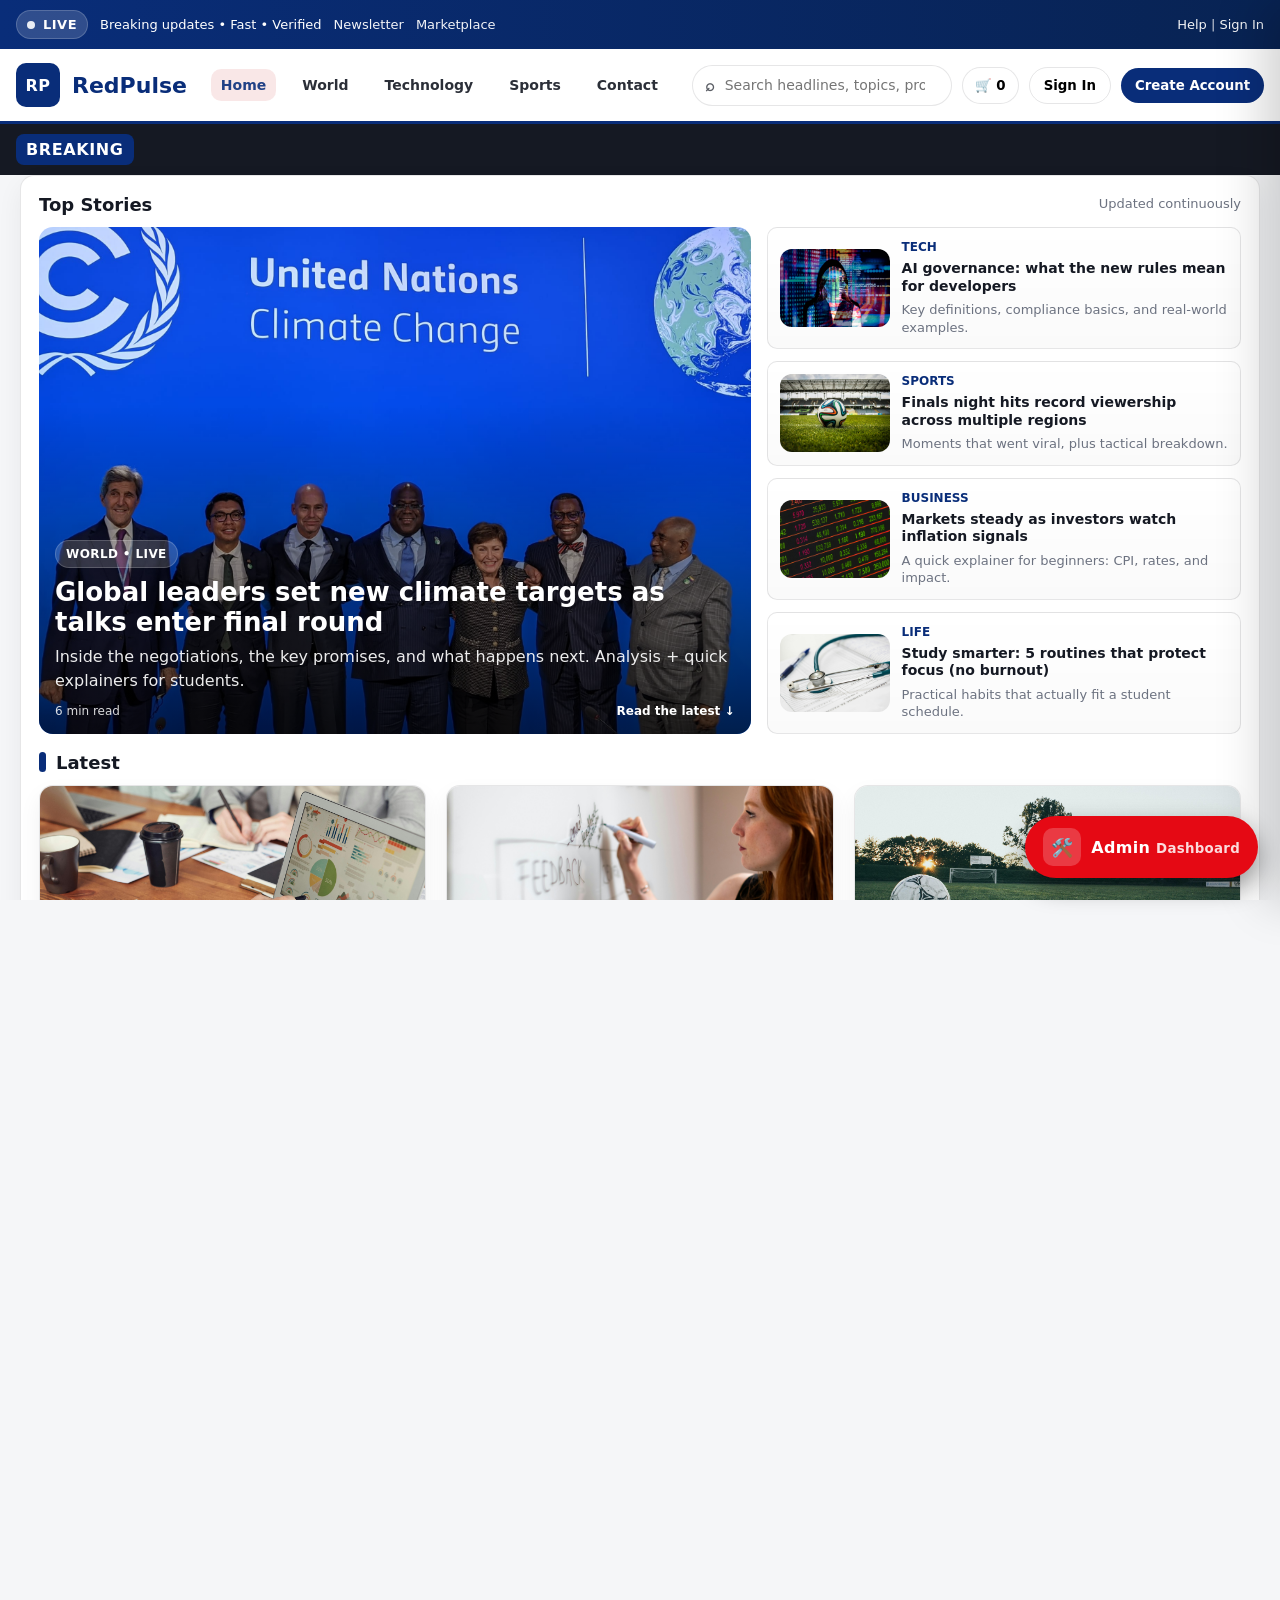
<file: index.html>
<!DOCTYPE html>
<html lang="en">
<head>
  <meta charset="UTF-8" />
  <meta name="viewport" content="width=device-width, initial-scale=1.0"/>
  <title>RedPulse | Headlines + Marketplace</title>
  <link rel="stylesheet" href="style.css"/>
  <link rel="icon" href="images/logo.png">

  <style>
    *{ margin:0; padding:0; box-sizing:border-box; }
    html, body { width:100%; height:100%; overflow-x:hidden; }

    
    .container{ width:100%; max-width:100%; margin:0; padding:0 20px; }
    .wrap{ width:100%; max-width:1400px; margin:auto; }
    .grid{ width:100%; display:grid; grid-template-columns:1fr; }

    .topbar, .site-header, .ticker, footer{ width:100%; }


    .news-grid{
      display:grid;
      grid-template-columns:repeat(auto-fit, minmax(320px, 1fr));
      gap:20px;
      width:100%;
    }
    .market-grid{
      display:grid;
      grid-template-columns:repeat(auto-fit, minmax(280px, 1fr));
      gap:20px;
      width:100%;
    }

 
    #welcome-screen{
      position:fixed;
      top:0; left:0;
      width:100vw; height:100vh;
      display:flex;
      justify-content:center;
      align-items:center;
      flex-direction:column;
      z-index:9999;
    }


.admin-fab{
  position:fixed;
  right:22px;
  bottom:22px;
  z-index:9998;

  display:flex;
  align-items:center;
  gap:10px;

  padding:12px 18px;
  border-radius:999px;

  background:#e50914;      
  color:#ffffff;           
  text-decoration:none;

  font-weight:900;
  letter-spacing:.3px;

  box-shadow:0 10px 25px rgba(0,0,0,.4);
  transition:0.25s ease;
}

.admin-fab:hover{
  background:#c40812;   
  transform:translateY(-2px);
}

.admin-fab .icon{
  width:38px;
  height:38px;
  border-radius:10px;
  display:grid;
  place-items:center;

  background:rgba(255,255,255,0.2);
  color:#ffffff;          
  font-size:18px;
}

.admin-fab .label{
  color:#ffffff;         
}

.admin-fab .label small{
  color:#ffffff;
  opacity:0.85;
}
  </style>
</head>

<body>


<div id="welcome-screen">
  <div class="globe-container">
    <svg viewBox="0 0 100 100" fill="none">
      <circle cx="50" cy="50" r="45" stroke="white" stroke-width="3"/>
      <ellipse cx="50" cy="50" rx="45" ry="20" stroke="white" stroke-width="2"/>
      <ellipse cx="50" cy="50" rx="20" ry="45" stroke="white" stroke-width="2"/>
    </svg>
  </div>
  <div class="welcome-title">RedPulse</div>
  <div class="welcome-sub">Global News + Marketplace</div>
</div>

<div class="topbar">
  <div class="wrap">
    <div class="left">
      <span class="badge"><span class="dot"></span> LIVE</span>
      <span>Breaking updates • Fast • Verified</span>
      <a href="#newsletter">Newsletter</a>
      <a href="#market">Marketplace</a>
    </div>
    <div class="right">
      <a href="contact.php">Help</a>
      <span style="opacity:.8">|</span>
      <a href="#" onclick="RP_UI.openAuth('signin')">Sign In</a>
    </div>
  </div>
</div>

<header class="site-header">
  <div class="wrap">
    <div class="brand">
      <div class="logo-icon">RP</div>
      <div>
        <div class="logo-text">RedPulse</div>
      </div>
    </div>

    <nav class="nav">
      <a href="index.php" class="active">Home</a>
      <a href="world.php">World</a>
      <a href="technology.php">Technology</a>
      <a href="sports.php">Sports</a>
      <a href="contact.php">Contact</a>
    </nav>

    <div class="header-actions">
      <div class="search" title="Search stories/products on this page">
        <span style="font-weight:900;opacity:.7">⌕</span>
        <input id="siteSearch" type="search" placeholder="Search headlines, topics, products..."/>
      </div>

      <button id="cartBtn" class="icon-btn" title="Cart">
        🛒 <span id="cartCount">0</span>
      </button>

      <div id="signedOutActions" style="display:flex;gap:10px;align-items:center">
        <button class="ghost-btn" onclick="RP_UI.openAuth('signin')">Sign In</button>
        <button class="primary-btn" onclick="RP_UI.openAuth('signup')">Create Account</button>
      </div>

      <div id="signedInActions" style="display:none;gap:10px;align-items:center">
        <span class="badge" style="color:#fff">Hi, <span id="whoLabel">User</span> 👋</span>
        <button class="ghost-btn" onclick="RP_UI.openAuth('signin')">Switch</button>
        <button class="primary-btn" onclick="RP_UI.logout()">Logout</button>
      </div>
    </div>
  </div>
</header>

<div class="ticker">
  <div class="wrap">
    <div class="label">BREAKING</div>
    <div class="scroll">
      <span>
        Sri Lanka • Markets • AI • Sports • Tech • World • Business • 
        Subscribe to RedPulse Weekly • New: Marketplace with subscriptions, e-books, and merch •
        Sign in to checkout •
      </span>
    </div>
  </div>
</div>

<div class="container">
  <div class="grid">

    <div class="card pad">
      <div class="h">
        <h2>Top Stories</h2>
        <div class="small">Updated continuously</div>
      </div>

      <div class="lead">
   <div class="lead-media" style="background-image:url('images/main.jpeg')">
          <div class="meta">
            <span class="pill">WORLD • LIVE</span>
            <h1>Global leaders set new climate targets as talks enter final round</h1>
            <p>Inside the negotiations, the key promises, and what happens next. Analysis + quick explainers for students.</p>
            <div class="meta-row" style="color:rgba(255,255,255,.85);margin-top:12px">
              <span>6 min read</span>
              <a class="readmore" href="#latest" style="color:#fff">Read the latest ↓</a>
            </div>
          </div>
        </div>

        <div class="lead-list">
          <div class="story" data-search="technology ai governance regulations policy summit">
            <img src="images/tec.jpeg" alt="tech">
            <div>
              <div class="k">TECH</div>
              <h3>AI governance: what the new rules mean for developers</h3>
              <p>Key definitions, compliance basics, and real-world examples.</p>
            </div>
          </div>

          <div class="story" data-search="sports finals viewership records championship">
            <img src="images/sport.jpeg" alt="sport">
            <div>
              <div class="k">SPORTS</div>
              <h3>Finals night hits record viewership across multiple regions</h3>
              <p>Moments that went viral, plus tactical breakdown.</p>
            </div>
          </div>

          <div class="story" data-search="business markets inflation rates currency economics">
            <img src="images/business.jpeg" alt="business">
            <div>
              <div class="k">BUSINESS</div>
              <h3>Markets steady as investors watch inflation signals</h3>
              <p>A quick explainer for beginners: CPI, rates, and impact.</p>
            </div>
          </div>

          <div class="story" data-search="health mental wellness productivity study guide">
            <img src="images/life.jpeg" alt="life">
            <div>
              <div class="k">LIFE</div>
              <h3>Study smarter: 5 routines that protect focus (no burnout)</h3>
              <p>Practical habits that actually fit a student schedule.</p>
            </div>
          </div>
        </div>
      </div>

      <div id="latest" class="section-title"><span class="bar"></span>Latest</div>

      <div class="news-grid">
        <article class="news-card" data-search="world diplomacy embassy security talks">
          <img src="images/latest 1.jpeg" alt="">
          <div class="body">
            <span class="tag">World</span>
            <h3>Diplomacy teams push for de-escalation after weekend tensions</h3>
            <p>Officials say talks will continue through the week, with travel advisories updated.</p>
            <div class="meta-row"><span>4 min</span><a class="readmore" href="world.php">Open →</a></div>
          </div>
        </article>

        <article class="news-card" data-search="technology cybersecurity threats detection systems">
          <img src="images/latest 2.jpeg" alt="">
          <div class="body">
            <span class="tag">Technology</span>
            <h3>New cyber threats: what small teams should do first</h3>
            <p>Simple checklist: MFA, backups, patching, and monitoring—done the right way.</p>
            <div class="meta-row"><span>5 min</span><a class="readmore" href="technology.php">Open →</a></div>
          </div>
        </article>

        <article class="news-card" data-search="sports basketball playoffs upsets highlights">
          <img src="images/latest 3.jpeg" alt="">
          <div class="body">
            <span class="tag">Sports</span>
            <h3>Playoffs surprise: underdogs force a game seven</h3>
            <p>Defense wins? The numbers and the turning point moments.</p>
            <div class="meta-row"><span>3 min</span><a class="readmore" href="sports.php">Open →</a></div>
          </div>
        </article>
      </div>

      <div id="market" class="section-title" style="margin-top:22px"><span class="bar"></span>Marketplace (E-Business)</div>
      <div class="small">Add items to cart → Sign in → Checkout (demo). Works without backend using LocalStorage.</div>

      <div class="market-grid" style="margin-top:14px">

        <div class="product" data-search="subscription premium monthly journalism plan">
          <img src="images/m1.jpeg" alt="">
          <div class="body">
            <div style="display:flex;justify-content:space-between;gap:10px;align-items:center">
              <span class="tag">Subscription</span>
              <span class="price">LKR 1,250</span>
            </div>
            <h3 style="font-size:16px;line-height:1.25">RedPulse Premium (Monthly)</h3>
            <p class="small">Ad-light reading, saved stories, and weekly briefings.</p>
            <div class="row">
              <button class="primary-btn" onclick="RP_UI.addToCart({id:'sub_month',title:'Premium Monthly',price:1250,qty:1,img:'https://images.pexels.com/photos/518543/pexels-photo-518543.jpeg?auto=compress&cs=tinysrgb&w=800'})">Add</button>
              <span class="small">Instant access</span>
            </div>
          </div>
        </div>

        <div class="product" data-search="ebook ai study guide notes developers">
          <img src="images/m2.jpeg" alt="">
          <div class="body">
            <div style="display:flex;justify-content:space-between;gap:10px;align-items:center">
              <span class="tag">E-Book</span>
              <span class="price">LKR 950</span>
            </div>
            <h3 style="font-size:16px;line-height:1.25">AI Governance — Student Guide</h3>
            <p class="small">Simple explanations, examples, and exam-style Q&A.</p>
            <div class="row">
              <button class="primary-btn" onclick="RP_UI.addToCart({id:'ebook_ai',title:'AI Governance Student Guide',price:950,qty:1,img:'https://images.pexels.com/photos/3861969/pexels-photo-3861969.jpeg?auto=compress&cs=tinysrgb&w=800'})">Add</button>
              <span class="small">PDF download</span>
            </div>
          </div>
        </div>

        <div class="product" data-search="merch hoodie redpulse brand clothing">
          <img src="images/hoodie.png" alt="">
          <div class="body">
            <div style="display:flex;justify-content:space-between;gap:10px;align-items:center">
              <span class="tag">Merch</span>
              <span class="price">LKR 4,500</span>
            </div>
            <h3 style="font-size:16px;line-height:1.25">RedPulse Hoodie</h3>
            <p class="small">Comfort fit. Limited edition (demo item).</p>
            <div class="row">
              <button class="primary-btn" onclick="RP_UI.addToCart({id:'hoodie',title:'RedPulse Hoodie',price:4500,qty:1,img:'https://images.pexels.com/photos/6311607/pexels-photo-6311607.jpeg?auto=compress&cs=tinysrgb&w=800'})">Add</button>
              <span class="small">Sizes S-XL</span>
            </div>
          </div>
        </div>

        <div class="product" data-search="ads business listing sponsored">
          <img src="images/m4.jpeg" alt="">
          <div class="body">
            <div style="display:flex;justify-content:space-between;gap:10px;align-items:center">
              <span class="tag">Business</span>
              <span class="price">LKR 7,900</span>
            </div>
            <h3 style="font-size:16px;line-height:1.25">Sponsored Post Package</h3>
            <p class="small">1 featured tile + social shoutout (demo).</p>
            <div class="row">
              <button class="primary-btn" onclick="RP_UI.addToCart({id:'sponsored',title:'Sponsored Post Package',price:7900,qty:1,img:'https://images.pexels.com/photos/3183150/pexels-photo-3183150.jpeg?auto=compress&cs=tinysrgb&w=800'})">Add</button>
              <span class="small">48h slot</span>
            </div>
          </div>
        </div>

      </div>

      <div id="newsletter" class="card pad" style="margin-top:18px">
        <div class="h">
          <h2>Newsletter</h2>
          <div class="small">One email per week. No spam.</div>
        </div>
        <div class="small">Get curated headlines, tech explainers, and sports highlights—perfect for quick daily reading.</div>
        <form class="newsletter" onsubmit="event.preventDefault();alert('Subscribed ✅ (demo)')">
          <input type="email" required placeholder="your@email.com"/>
          <button class="primary-btn" type="submit">Subscribe</button>
        </form>
      </div>

    </div>

  </div>
</div>

<footer>
  <div class="wrap">
    <div>
      <h4>About RedPulse</h4>
    </div>
    <div>
      <h4>Sections</h4>
      <p>Home • World • Technology • Sports • Marketplace • Newsletter</p>
    </div>
    <div>
      <h4>Support</h4>
      <p>Need help? Use the Contact page. For demo purposes, checkout uses LocalStorage and shows an alert.</p>
    </div>
  </div>
  <div class="bottom">
    <span>© 2026 RedPulse PVT & LTD</span>
  </div>
</footer>


<a class="admin-fab" href="admin.php" title="Go to Admin Panel">
  <span class="icon">🛠️</span>
  <span class="label">
    Admin
    <small>Dashboard</small>
  </span>
</a>

<div class="modal" id="authModal" aria-hidden="true">
  <div class="panel" role="dialog" aria-modal="true">
    <div class="side">
      <div class="inner">
        <h2>Welcome back 👋</h2>
        <p>
          Sign in to save stories, manage subscriptions, and checkout from Marketplace.
          This is a front-end demo: accounts are stored in your browser only.
        </p>
        <div style="margin-top:14px" class="small">Tip: password must contain letters + numbers (6+ chars).</div>
      </div>
    </div>

    <div class="content">
      <div class="top">
        <div>
          <div style="font-weight:1000;font-size:16px">Account</div>
          <div class="small">Sign in or create a new account</div>
        </div>
        <button id="authClose" class="close" aria-label="Close">✕</button>
      </div>

      <div id="authInfo" class="ok"></div>

      <div class="tabs">
        <button class="tab active" data-tab="signin">Sign In</button>
        <button class="tab" data-tab="signup">Create Account</button>
      </div>

      <div id="signinPanel">
        <div id="signinErr" class="err"></div>
        <form id="signinForm" class="form">
          <div>
            <label>Email</label>
            <input id="siEmail" type="email" required placeholder="you@example.com"/>
          </div>
          <div>
            <label>Password</label>
            <input id="siPassword" type="password" required placeholder="••••••••"/>
          </div>
          <div class="help">
            <a href="#" id="forgotLink">Forgot password?</a>
            <span class="small">Demo only</span>
          </div>
          <button class="primary-btn" type="submit">Sign In</button>
        </form>
      </div>

      <div id="signupPanel" class="hide">
        <div id="signupErr" class="err"></div>
        <form id="signupForm" class="form">
          <div>
            <label>Full name</label>
            <input id="suName" type="text" required placeholder="Udara Akalanka"/>
          </div>
          <div>
            <label>Email</label>
            <input id="suEmail" type="email" required placeholder="you@example.com"/>
          </div>
          <div class="row2">
            <div>
              <label>Password</label>
              <input id="suPassword" type="password" required placeholder="letters + numbers"/>
            </div>
            <div>
              <label>Confirm</label>
              <input id="suPassword2" type="password" required placeholder="repeat password"/>
            </div>
          </div>
          <button class="primary-btn" type="submit">Create Account</button>
          <div class="small">By creating an account you agree to demo terms (no real data stored).</div>
        </form>
      </div>

    </div>
  </div>
</div>

<!-- Cart drawer -->
<div id="cartOverlay" class="overlay"></div>
<div id="cartDrawer" class="drawer" aria-hidden="true">
  <div class="head">
    <h3>Your Cart</h3>
    <button id="cartClose" class="close" aria-label="Close cart">✕</button>
  </div>
  <div id="cartItems" class="body"></div>
  <div class="foot">
    <div class="total">
      <span>Total</span>
      <span id="cartTotal">LKR 0</span>
    </div>
    <button id="checkoutBtn" class="primary-btn">Checkout</button>
    <div class="note">Checkout requires sign in. This is a demo: it shows an alert and clears the cart.</div>
  </div>
</div>

<script src="app.js"></script>
</body>
</html>
</file>
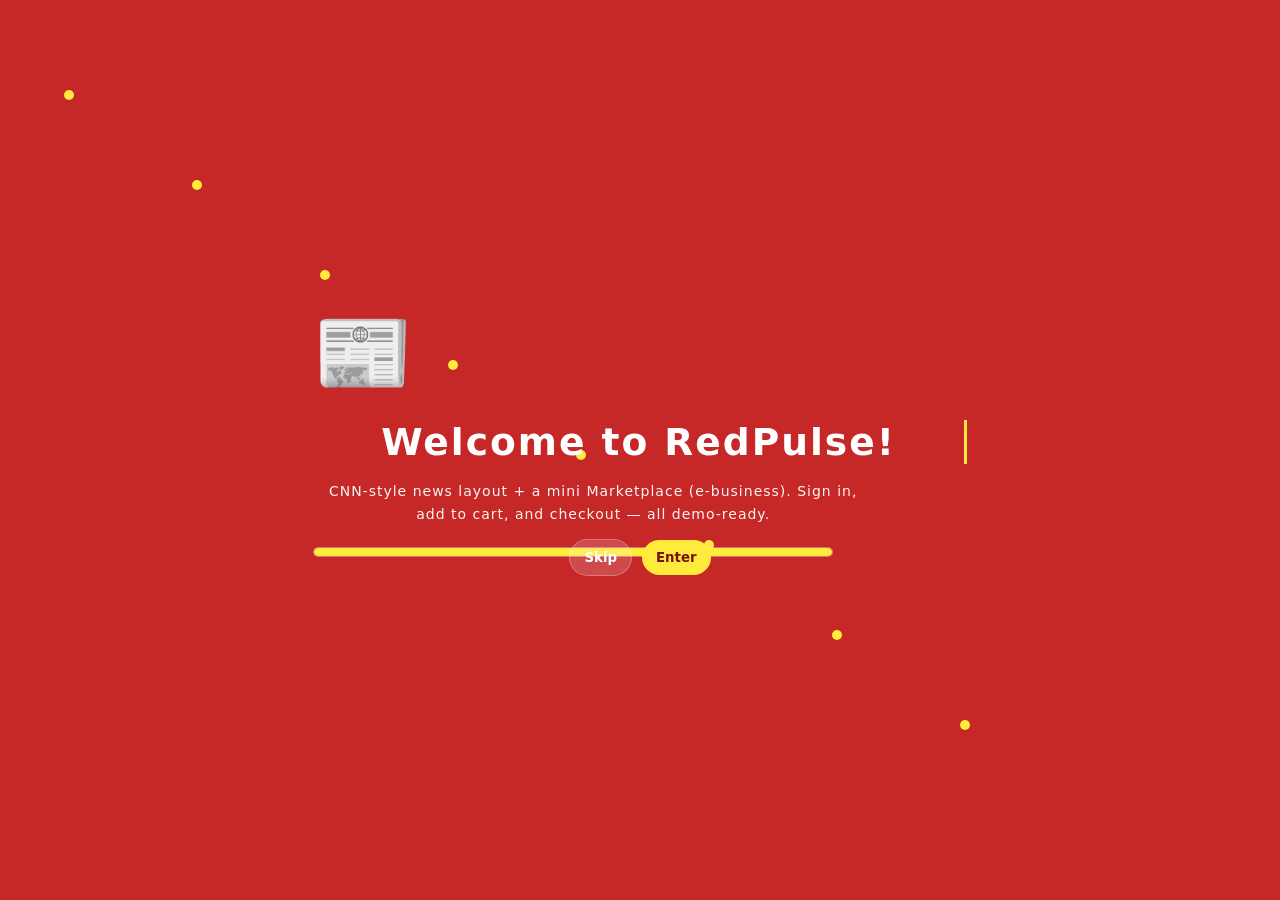
<file: HTML/beg.html>
<!DOCTYPE html>
<html lang="en">
<head>
<meta charset="UTF-8">
<meta name="viewport" content="width=device-width, initial-scale=1.0"/>
<title>Welcome to RedPulse</title>
  <link rel="icon" href="images/logo.png">
<style>
  *{margin:0;padding:0;box-sizing:border-box;font-family:'Segoe UI',system-ui,Arial,sans-serif}
  body,html{width:100%;height:100%;overflow:hidden;background:#c62828}
  .splash-container{
    width:100%;height:100%;
    display:flex;flex-direction:column;justify-content:center;align-items:center;
    color:#fff;position:relative;overflow:hidden
  }
  .news-icon{font-size:5rem;animation:pulse 2s infinite;margin-bottom:20px}
  @keyframes pulse{
    0%{transform:scale(1);opacity:.7}
    50%{transform:scale(1.2);opacity:1}
    100%{transform:scale(1);opacity:.7}
  }
  .welcome-text{
    font-size:2.35rem;font-weight:900;text-align:center;letter-spacing:2px;
    animation:typing 3s steps(25,end) forwards, blink .7s step-end infinite alternate;
    white-space:nowrap;overflow:hidden;border-right:3px solid #ffeb3b
  }
  @keyframes typing{from{width:0}to{width:25ch}}
  @keyframes blink{0%,100%{border-color:transparent}50%{border-color:#ffeb3b}}

  .sub{
    margin-top:16px;
    opacity:.95;
    letter-spacing:1px;
    font-size:14px;
    max-width:560px;
    text-align:center;
    line-height:1.6;
  }

  .progress{
    width:min(520px, 82vw);
    height:10px;
    background:rgba(255,255,255,.18);
    border-radius:999px;
    overflow:hidden;
    margin-top:22px;
    border:1px solid rgba(255,255,255,.22);
  }
  .bar{
    height:100%;
    width:0%;
    background:#ffeb3b;
    border-radius:999px;
    animation:fill 5s linear forwards;
  }
  @keyframes fill{to{width:100%}}

  .btn-row{
    position:absolute;
    bottom:18px;
    display:flex;
    gap:10px;
    align-items:center;
    justify-content:center;
    width:100%;
    padding:0 14px;
  }
  .btn{
    border:none;
    padding:10px 14px;
    border-radius:999px;
    font-weight:900;
    cursor:pointer;
  }
  .btn.primary{background:#ffeb3b;color:#7a0f0f}
  .btn.ghost{background:rgba(255,255,255,.16);color:#fff;border:1px solid rgba(255,255,255,.25)}
  .btn:hover{filter:brightness(.96)}

  .dots{position:absolute;width:100%;height:100%;top:0;left:0;overflow:hidden;z-index:0}
  .dot{
    position:absolute;width:10px;height:10px;background:#ffeb3b;border-radius:50%;
    animation:move 5s linear infinite
  }
  @keyframes move{
    0%{transform:translateY(100vh) translateX(0);opacity:0}
    50%{opacity:1}
    100%{transform:translateY(-10vh) translateX(100vw);opacity:0}
  }
  .foreground{position:relative;z-index:1}
</style>
</head>
<body>

<div class="splash-container">
  <div class="foreground">
    <div class="news-icon">📰</div>
    <div class="welcome-text">Welcome to RedPulse!</div>
    <div class="sub">CNN-style news layout + a mini Marketplace (e‑business). Sign in, add to cart, and checkout — all demo-ready.</div>
    <div class="progress"><div class="bar"></div></div>
  </div>

  <div class="btn-row foreground">
    <button class="btn ghost" onclick="skip()">Skip</button>
    <button class="btn primary" onclick="go()">Enter</button>
  </div>

  <div class="dots">
    <div class="dot" style="top:10%; left:5%; animation-duration:4s;"></div>
    <div class="dot" style="top:20%; left:15%; animation-duration:6s;"></div>
    <div class="dot" style="top:30%; left:25%; animation-duration:5s;"></div>
    <div class="dot" style="top:40%; left:35%; animation-duration:7s;"></div>
    <div class="dot" style="top:50%; left:45%; animation-duration:5s;"></div>
    <div class="dot" style="top:60%; left:55%; animation-duration:6s;"></div>
    <div class="dot" style="top:70%; left:65%; animation-duration:4s;"></div>
    <div class="dot" style="top:80%; left:75%; animation-duration:6s;"></div>
  </div>
</div>

<script>
  function go(){ window.location.href="index.html"; }
  function skip(){ window.location.href="index.html"; }
  setTimeout(go, 5200);
</script>

</body>
</html>
</file>
<file: style.css>
:root{
  --primary:#092d79;
  --primary-2:#082353;
  --dark:#0f1115;
  --ink:#151923;
  --light:#f5f6f8;
  --muted:#6c7280;
  --white:#ffffff;
  --border:rgba(15,17,21,.10);
  --shadow:0 10px 30px rgba(0,0,0,.10);
  --radius:14px;
  --radius-sm:10px;
--max: 100%;
}

*{margin:0;padding:0;box-sizing:border-box;font-family:"Segoe UI",system-ui,-apple-system,Arial,sans-serif}
html,body{height:100%}
body{background:var(--light);color:var(--ink);overflow-x:hidden}

/* ====== CNN-like Top Bar ====== */
.topbar{
  background:linear-gradient(90deg,var(--primary),var(--primary-2));
  color:var(--white);
  font-size:13px;
}
.topbar .wrap{
  max-width:var(--max);
  margin:auto;
  padding:10px 16px;
  display:flex;
  gap:12px;
  align-items:center;
  justify-content:space-between;
  flex-wrap:wrap;
}
.topbar .left{display:flex;gap:12px;align-items:center;flex-wrap:wrap}
.badge{
  display:inline-flex;
  align-items:center;
  gap:8px;
  padding:6px 10px;
  border-radius:999px;
  background:rgba(255,255,255,.16);
  border:1px solid rgba(255,255,255,.18);
  font-weight:700;
  letter-spacing:.5px;
}
.badge .dot{width:8px;height:8px;border-radius:999px;background:var(--white);opacity:.9}
.topbar a{color:var(--white);text-decoration:none;opacity:.95}
.topbar a:hover{opacity:1;text-decoration:underline}

/* ====== Header ====== */
header.site-header{
  background:var(--white);
  border-bottom:3px solid var(--primary);
  position:sticky; top:0; z-index:1200;
}
header .wrap{
  max-width:var(--max);
  margin:auto;
  padding:14px 16px;
  display:flex;
  align-items:center;
  justify-content:space-between;
  gap:14px;
  flex-wrap:wrap;
}
.brand{display:flex;align-items:center;gap:12px}
.logo-icon{
  width:44px;height:44px;border-radius:10px;
  display:grid;place-items:center;
  background:var(--primary);
  color:var(--white);
  font-weight:900;
  letter-spacing:.5px;
}
.logo-text{font-size:22px;font-weight:900;color:var(--primary)}
.nav{
  display:flex;
  gap:16px;
  align-items:center;
  flex-wrap:wrap;
}
.nav a{
  text-decoration:none;
  color:var(--ink);
  font-weight:700;
  font-size:14px;
  opacity:.9;
  padding:8px 10px;
  border-radius:10px;
}
.nav a:hover{background:rgba(196,0,0,.08);opacity:1}
.nav a.active{color:var(--primary);background:rgba(196,0,0,.10)}

.header-actions{display:flex;gap:10px;align-items:center;flex-wrap:wrap}
.search{
  display:flex;align-items:center;gap:10px;
  padding:10px 12px;border:1px solid var(--border);
  border-radius:999px;background:var(--white);
  min-width:260px;
}
.search input{
  border:none;outline:none;background:transparent;
  width:100%;font-size:14px;
}
.icon-btn{
  border:1px solid var(--border);
  background:var(--white);
  padding:10px 12px;
  border-radius:999px;
  cursor:pointer;
  font-weight:800;
}
.icon-btn:hover{box-shadow:0 8px 18px rgba(0,0,0,.08)}

.primary-btn{
  background:var(--primary);
  color:var(--white);
  border:none;
  padding:10px 14px;
  border-radius:999px;
  cursor:pointer;
  font-weight:900;
}
.primary-btn:hover{filter:brightness(.95)}
.ghost-btn{
  background:transparent;
  border:1px solid var(--border);
  padding:10px 14px;
  border-radius:999px;
  cursor:pointer;
  font-weight:900;
}
.ghost-btn:hover{background:rgba(0,0,0,.04)}

/* ====== Breaking ticker ====== */
.ticker{
  background:var(--ink);
  color:var(--white);
}
.ticker .wrap{
  max-width:var(--max);
  margin:auto;
  padding:10px 16px;
  display:flex;
  gap:12px;
  align-items:center;
}
.ticker .label{
  background:var(--primary);
  padding:6px 10px;
  border-radius:8px;
  font-weight:900;
  letter-spacing:.6px;
}
.ticker .scroll{
  position:relative;
  overflow:hidden;
  white-space:nowrap;
  flex:1;
}
.ticker .scroll span{
  display:inline-block;
  padding-left:100%;
  animation:ticker 22s linear infinite;
  opacity:.95;
}
@keyframes ticker{
  0%{transform:translateX(0)}
  100%{transform:translateX(-100%)}
}

/* ====== Layout ====== */
.container{max-width:var(--max);margin:auto;padding:24px 16px}
.grid{
  display:grid;
  grid-template-columns: 1.4fr .8fr;
  gap:18px;
}
@media(max-width:980px){.grid{grid-template-columns:1fr}}
.card{
  background:var(--white);
  border:1px solid var(--border);
  border-radius:var(--radius);
  box-shadow:0 10px 26px rgba(0,0,0,.06);
  overflow:hidden;
}
.card.pad{padding:18px}
.h{
  display:flex;align-items:center;justify-content:space-between;
  gap:12px;margin-bottom:12px;
}
.h h2{font-size:18px}
.small{color:var(--muted);font-size:13px;line-height:1.45}
hr.soft{border:none;border-top:1px solid var(--border);margin:14px 0}

.lead{
  display:grid;
  grid-template-columns: 1.2fr .8fr;
  gap:16px;
  align-items:stretch;
}
@media(max-width:980px){.lead{grid-template-columns:1fr}}
.lead-media{
  min-height:340px;
  background-size:cover;
  background-position:center;
  border-radius:var(--radius);
  position:relative;
  overflow:hidden;
}
.lead-media::after{
  content:"";
  position:absolute;inset:0;
  background:linear-gradient(180deg,rgba(0,0,0,0) 35%, rgba(0,0,0,.70));
}
.lead-media .meta{
  position:absolute;left:16px;right:16px;bottom:16px;
  color:var(--white);z-index:1;
}
.pill{
  display:inline-flex;
  align-items:center;
  gap:8px;
  background:rgba(255,255,255,.16);
  border:1px solid rgba(255,255,255,.18);
  padding:6px 10px;
  border-radius:999px;
  font-weight:900;
  letter-spacing:.4px;
  font-size:12px;
}
.lead-media h1{font-size:26px;line-height:1.15;margin-top:10px}
.lead-media p{margin-top:8px;opacity:.92;line-height:1.45}

.lead-list{display:flex;flex-direction:column;gap:12px}
.story{
  display:grid;
  grid-template-columns: 110px 1fr;
  gap:12px;
  align-items:center;
  padding:12px;
  border:1px solid var(--border);
  border-radius:var(--radius-sm);
  background:linear-gradient(180deg,rgba(0,0,0,0),rgba(0,0,0,.02));
}
.story:hover{box-shadow:0 10px 20px rgba(0,0,0,.08)}
.story img{width:110px;height:78px;object-fit:cover;border-radius:12px}
.story .k{font-size:12px;font-weight:900;color:var(--primary)}
.story h3{font-size:14px;line-height:1.25;margin-top:6px}
.story p{font-size:13px;color:var(--muted);margin-top:6px;line-height:1.35}

.section-title{
  display:flex;align-items:center;gap:10px;
  margin:18px 0 12px;
  font-size:18px;
  font-weight:900;
}
.section-title .bar{width:7px;height:20px;border-radius:10px;background:var(--primary)}
.news-grid{
  display:grid;
  grid-template-columns:repeat(3,1fr);
  gap:16px;
}
@media(max-width:980px){.news-grid{grid-template-columns:repeat(2,1fr)}}
@media(max-width:640px){.news-grid{grid-template-columns:1fr}}
.news-card{
  background:var(--white);
  border:1px solid var(--border);
  border-radius:var(--radius);
  overflow:hidden;
  box-shadow:0 10px 22px rgba(0,0,0,.06);
  transition:.25s;
}
.news-card:hover{transform:translateY(-4px)}
.news-card img{width:100%;height:180px;object-fit:cover}
.news-card .body{padding:14px}
.tag{display:inline-flex;background:rgba(196,0,0,.10);color:var(--primary);
  font-weight:900;font-size:12px;padding:6px 10px;border-radius:999px}
.news-card h3{margin-top:10px;font-size:16px;line-height:1.25}
.news-card p{margin-top:8px;color:var(--muted);font-size:13px;line-height:1.45}
.meta-row{display:flex;justify-content:space-between;align-items:center;margin-top:12px;color:var(--muted);font-size:12px}
.readmore{color:var(--primary);text-decoration:none;font-weight:900}
.readmore:hover{text-decoration:underline}

/* ====== Marketplace (E-business) ====== */
.market-grid{
  display:grid;
  grid-template-columns:repeat(4,1fr);
  gap:16px;
}
@media(max-width:1100px){.market-grid{grid-template-columns:repeat(3,1fr)}}
@media(max-width:980px){.market-grid{grid-template-columns:repeat(2,1fr)}}
@media(max-width:640px){.market-grid{grid-template-columns:1fr}}
.product{
  background:var(--white);
  border:1px solid var(--border);
  border-radius:var(--radius);
  overflow:hidden;
  box-shadow:0 10px 22px rgba(0,0,0,.06);
  display:flex;flex-direction:column;
}
.product img{width:100%;height:160px;object-fit:cover}
.product .body{padding:14px;display:flex;flex-direction:column;gap:10px;flex:1}
.price{font-weight:1000;color:var(--ink);font-size:16px}
.product .row{display:flex;justify-content:space-between;align-items:center;gap:10px}
.qty{
  display:flex;align-items:center;gap:8px;
  border:1px solid var(--border);
  padding:6px 10px;border-radius:999px;
}
.qty button{border:none;background:transparent;font-weight:1000;cursor:pointer}
.qty span{min-width:16px;text-align:center;font-weight:900}

/* ====== Sidebar widgets ====== */
.widget{padding:16px}
.widget h3{font-size:16px}
.chip-row{display:flex;flex-wrap:wrap;gap:10px;margin-top:10px}
.chip{
  padding:8px 10px;border-radius:999px;
  border:1px solid var(--border);
  background:var(--white);
  font-weight:900;
  cursor:pointer;
  font-size:12px;
}
.chip:hover{background:rgba(0,0,0,.04)}
.list{display:flex;flex-direction:column;gap:12px;margin-top:12px}
.list a{color:var(--ink);text-decoration:none;font-weight:900}
.list a:hover{color:var(--primary)}
.list .li{font-size:13px;color:var(--muted);line-height:1.35}

/* ====== Newsletter ====== */
.newsletter{
  display:flex;gap:10px;flex-wrap:wrap;margin-top:12px
}
.newsletter input{
  flex:1;min-width:220px;
  padding:12px 12px;border-radius:12px;
  border:1px solid var(--border);
  outline:none;
}
.newsletter button{border:none}

/* ====== Footer ====== */
footer{
  margin-top:26px;
  background:var(--dark);
  color:var(--white);
}
footer .wrap{
  max-width:var(--max);
  margin:auto;
  padding:42px 16px;
  display:grid;
  grid-template-columns:repeat(3,1fr);
  gap:22px;
}
@media(max-width:900px){footer .wrap{grid-template-columns:1fr}}
footer h4{margin-bottom:10px}
footer p{color:rgba(255,255,255,.70);font-size:14px;line-height:1.6}
footer .bottom{
  border-top:1px solid rgba(255,255,255,.10);
  padding:14px 16px;
  max-width:var(--max);
  margin:auto;
  color:rgba(255,255,255,.65);
  font-size:13px;
  display:flex;justify-content:space-between;gap:10px;flex-wrap:wrap;
}

/* ====== Modal (Auth) ====== */
.modal{
  position:fixed;inset:0;
  background:rgba(0,0,0,.55);
  display:none;
  align-items:center;
  justify-content:center;
  z-index:3000;
  padding:18px;
}
.modal.show{display:flex}
.modal .panel{
  width:min(880px, 100%);
  background:var(--white);
  border-radius:18px;
  box-shadow:0 20px 60px rgba(0,0,0,.25);
  overflow:hidden;
  display:grid;
  grid-template-columns: 1fr 1fr;
}
@media(max-width:860px){.modal .panel{grid-template-columns:1fr}}
.modal .side{
  padding:28px;
  background:linear-gradient(135deg,var(--primary),var(--primary-2));
  color:var(--white);
  position:relative;
  overflow:hidden;
}
.modal .side::after{
  content:"";
  position:absolute;inset:-40px;
  background:radial-gradient(circle at 30% 20%, rgba(255,255,255,.35), transparent 55%),
             radial-gradient(circle at 70% 70%, rgba(255,255,255,.22), transparent 55%);
  transform:rotate(12deg);
  opacity:.9;
}
.modal .side .inner{position:relative;z-index:1}
.modal .side h2{font-size:28px;line-height:1.1}
.modal .side p{margin-top:10px;opacity:.92;line-height:1.6}

.modal .content{
  padding:22px;
}
.modal .top{
  display:flex;justify-content:space-between;align-items:center;gap:12px;margin-bottom:12px
}
.close{
  border:1px solid var(--border);
  background:var(--white);
  width:38px;height:38px;border-radius:12px;
  cursor:pointer;
  font-size:18px;
}
.close:hover{background:rgba(0,0,0,.04)}
.tabs{display:flex;gap:10px;margin:10px 0 16px}
.tab{
  flex:1;
  padding:10px 12px;
  border-radius:12px;
  border:1px solid var(--border);
  background:var(--white);
  font-weight:900;
  cursor:pointer;
}
.tab.active{border-color:rgba(196,0,0,.35);background:rgba(196,0,0,.08);color:var(--primary)}
.form{
  display:flex;flex-direction:column;gap:10px;
}
.form label{font-weight:900;font-size:12px;color:var(--muted)}
.form input{
  padding:12px 12px;border-radius:12px;border:1px solid var(--border);outline:none;
}
.row2{display:grid;grid-template-columns:1fr 1fr;gap:10px}
@media(max-width:520px){.row2{grid-template-columns:1fr}}
.form .help{
  display:flex;justify-content:space-between;align-items:center;gap:10px;flex-wrap:wrap
}
.form .help a{color:var(--primary);font-weight:900;text-decoration:none;font-size:13px}
.form .help a:hover{text-decoration:underline}
.err{display:none;background:#fff1f1;border:1px solid rgba(196,0,0,.30);
  color:#7a1010;padding:10px 12px;border-radius:12px;font-size:13px;line-height:1.4}
.ok{display:none;background:#f0fff4;border:1px solid rgba(34,197,94,.30);
  color:#14532d;padding:10px 12px;border-radius:12px;font-size:13px;line-height:1.4}

/* ====== Drawer (Cart) ====== */
.drawer{
  position:fixed;top:0;right:-420px;height:100%;width:420px;
  background:var(--white);
  border-left:1px solid var(--border);
  box-shadow:-16px 0 46px rgba(0,0,0,.18);
  z-index:2600;
  transition:.25s;
  display:flex;flex-direction:column;
}
.drawer.show{right:0}
@media(max-width:520px){.drawer{width:100%}}
.drawer .head{
  padding:14px 14px;
  border-bottom:1px solid var(--border);
  display:flex;justify-content:space-between;align-items:center;gap:10px
}
.drawer .head h3{font-size:16px}
.drawer .body{padding:14px;overflow:auto;flex:1;display:flex;flex-direction:column;gap:12px}
.cart-item{
  display:grid;
  grid-template-columns:64px 1fr;
  gap:12px;
  border:1px solid var(--border);
  border-radius:14px;
  padding:10px;
}
.cart-item img{width:64px;height:64px;border-radius:14px;object-fit:cover}
.cart-item h4{font-size:14px;line-height:1.25}
.cart-item .sub{font-size:12px;color:var(--muted);margin-top:4px}
.drawer .foot{
  padding:14px;
  border-top:1px solid var(--border);
  display:flex;flex-direction:column;gap:10px;
}
.total{display:flex;justify-content:space-between;font-weight:1000}
.note{font-size:12px;color:var(--muted);line-height:1.35}
.overlay{
  position:fixed;inset:0;background:rgba(0,0,0,.45);
  z-index:2500;display:none
}
.overlay.show{display:block}

/* ====== Welcome screen from original (kept theme/animation) ====== */
#welcome-screen{
  position:fixed;inset:0;
  background:var(--primary-2);
  display:flex;justify-content:center;align-items:center;flex-direction:column;
  z-index:9999;
}
.globe-container{width:130px;height:130px;margin-bottom:25px;animation:spinGlobe 3s linear infinite}
@keyframes spinGlobe{from{transform:rotate(0)}to{transform:rotate(360deg)}}
.welcome-title{
  color:var(--white);
  font-size:55px;font-weight:900;letter-spacing:3px;
  opacity:0;transform:translateY(20px);
  animation:revealTitle 1.5s ease forwards;
  animation-delay:2.5s;
}
.welcome-sub{
  color:#ffd6d6;margin-top:10px;font-size:18px;letter-spacing:2px;
  opacity:0;animation:fadeIn 1.5s ease forwards;animation-delay:3s;
}
@keyframes revealTitle{to{opacity:1;transform:translateY(0)}}
@keyframes fadeIn{to{opacity:1}}
.fade-out{animation:fadeOutScreen 1.2s ease forwards}
@keyframes fadeOutScreen{to{opacity:0;visibility:hidden}}

@media(max-width:768px){
  .welcome-title{font-size:38px}
  .welcome-sub{font-size:14px}
  .search{min-width:210px}
}
/* MOBILE IMPROVEMENTS */
@media (max-width: 900px){

  /* Header becomes stacked properly */
  header .wrap{
    flex-direction:column;
    align-items:stretch;
  }

  .brand{
    justify-content:space-between;
    width:100%;
  }

  .nav{
    width:100%;
    justify-content:flex-start;
    overflow-x:auto;
    white-space:nowrap;
    padding-bottom:6px;
  }

  .header-actions{
    width:100%;
    justify-content:space-between;
  }

  .search{
    flex:1;
    min-width:0;
    width:100%;
  }

  /* Main layout becomes single column */
  .grid{
    grid-template-columns:1fr;
  }

  /* Cards look nicer on mobile */
  .container{
    padding:18px 14px;
  }
}

@media (max-width: 520px){

  /* Buttons and header actions wrap nicely */
  .header-actions{
    flex-wrap:wrap;
    gap:10px;
  }

  #signedOutActions,
  #signedInActions{
    width:100%;
    justify-content:space-between;
  }

  .primary-btn,
  .ghost-btn{
    width:100%;
    text-align:center;
  }
}
</file>
